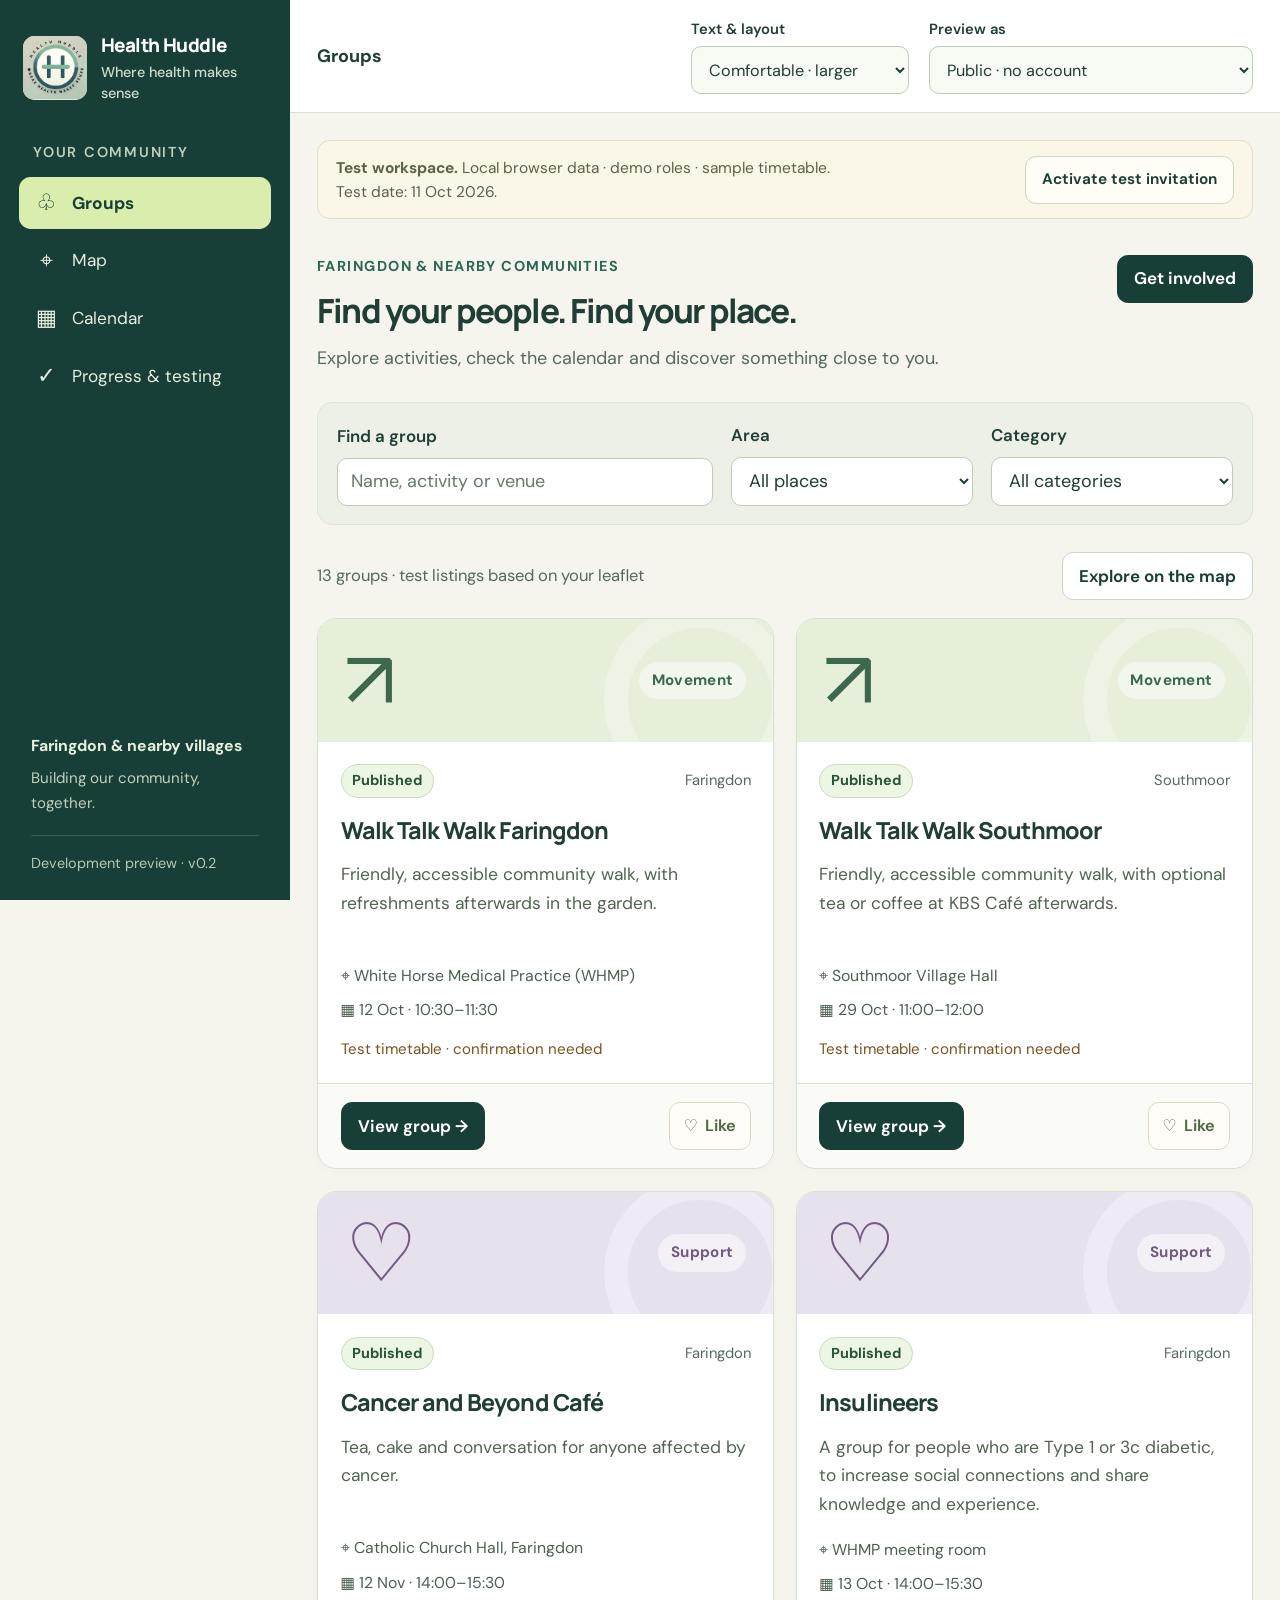
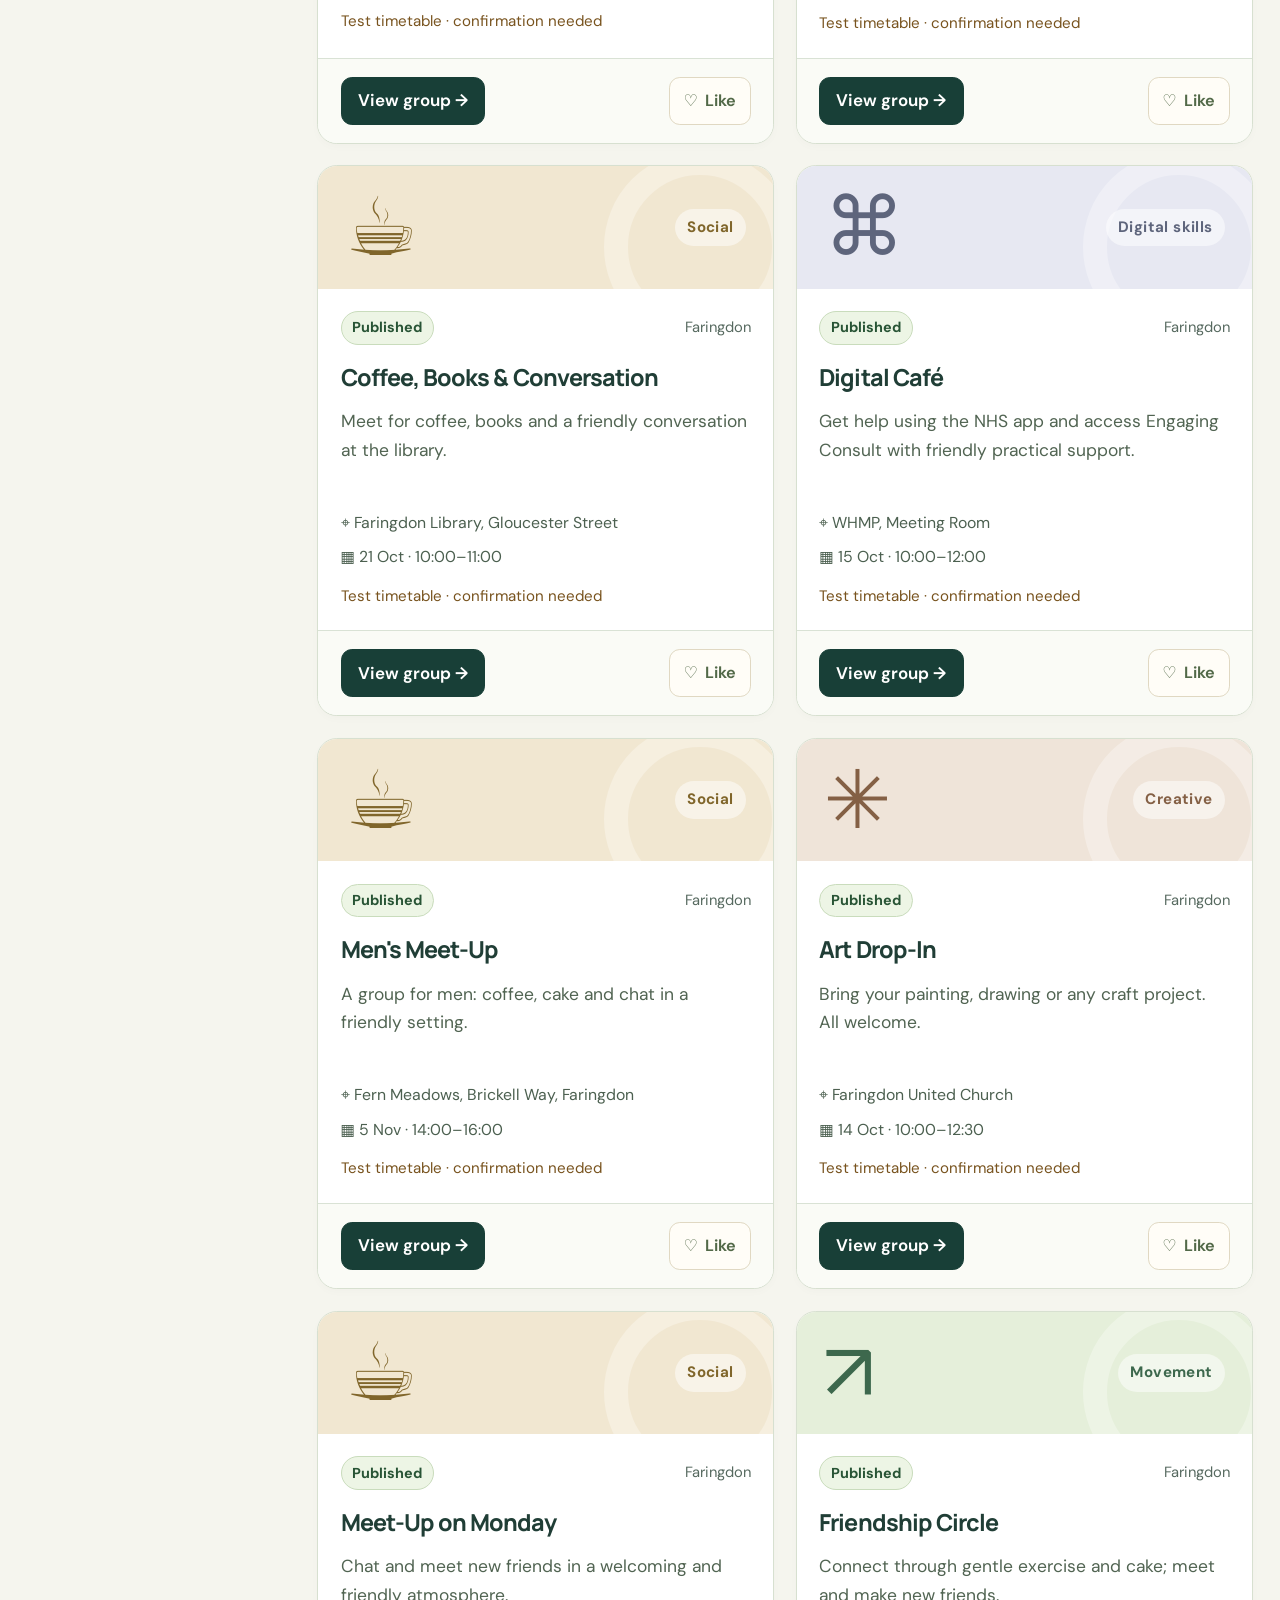
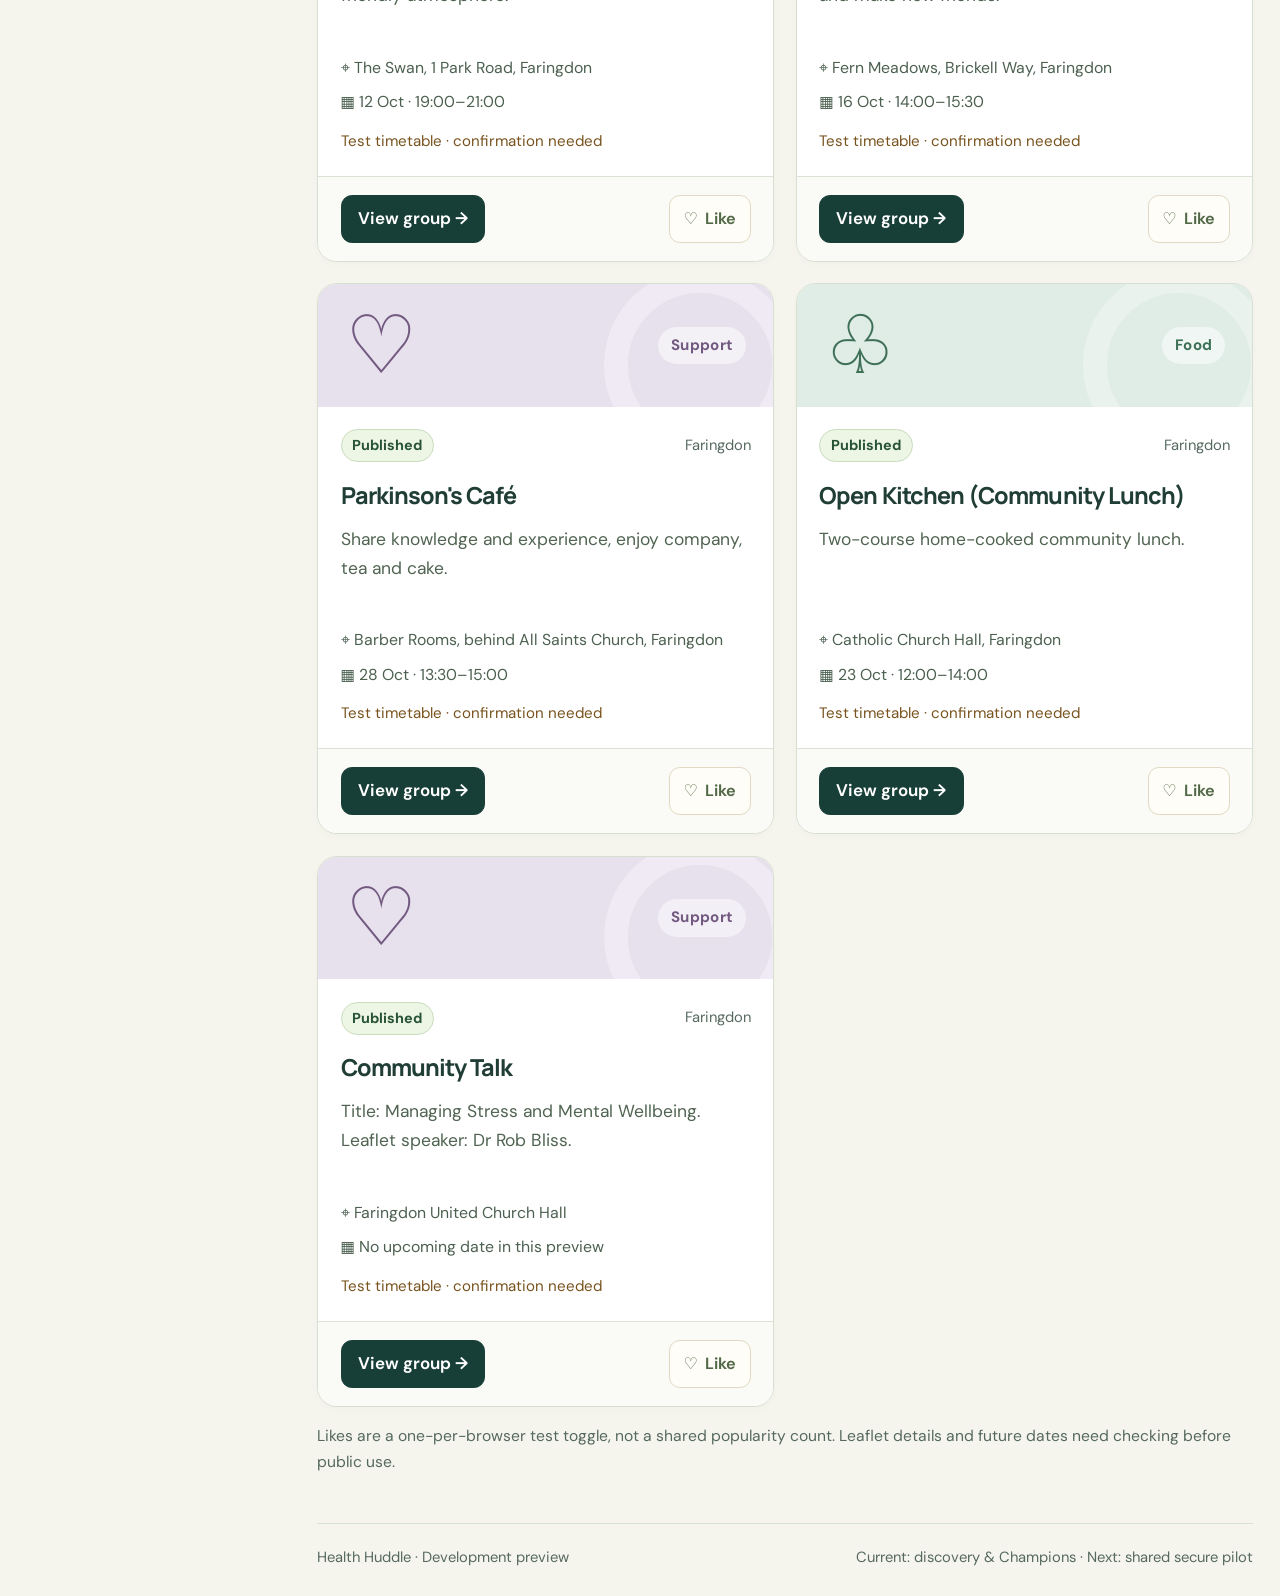
<file: site/index.html>
<!doctype html>
<html lang="en-GB">
<head>
  <meta charset="utf-8">
  <meta name="viewport" content="width=device-width, initial-scale=1">
  <meta name="theme-color" content="#183e3b">
  <meta name="description" content="Health Huddle development preview. Community groups, Champions and activities around Faringdon.">
  <meta name="robots" content="noindex, nofollow">
  <title>Health Huddle | Faringdon workspace</title>
  <link rel="icon" href="./assets/logo.jpg" type="image/jpeg">
  <link rel="stylesheet" href="./styles.css">
  <link rel="stylesheet" href="./map.css">
</head>
<body>
  <a class="skip" href="#main">Skip to content</a>
  <div id="app"></div>
  <dialog id="dialog" aria-labelledby="dialog-title"></dialog>
  <div id="toast" role="status" aria-live="polite"></div>
  <script type="module" src="./app.mjs"></script>
</body>
</html>
</file>
<file: site/styles.css>
@import url('https://fonts.googleapis.com/css2?family=DM+Sans:wght@400;500;550;600;650;700&family=Manrope:wght@500;600;650;700;750;800&display=swap');

:root{color-scheme:light;--ink:#203e36;--muted:#56695f;--green:#183f37;--green-mid:#2c6654;--lime:#d9edac;--paper:#f5f5ee;--white:#fff;--line:#d9e2d5;--soft:#edf3e5;--cream:#faf6e8;--red:#913e34;--font:'DM Sans',system-ui,sans-serif;--head:'Manrope',var(--font);--radius:1.1rem;--space:1.35rem;--control:48px;font-size:18px}
html[data-density=compact]{font-size:16px;--space:1rem;--control:44px;--radius:.8rem}
*{box-sizing:border-box}html{scroll-behavior:smooth}body{margin:0;background:var(--paper);color:var(--ink);font:1rem/1.6 var(--font);overflow-wrap:break-word}button,input,select,textarea{font:inherit;color:inherit}button,a,input,select,textarea{-webkit-tap-highlight-color:transparent}button,a{touch-action:manipulation}button{cursor:pointer}button:disabled{cursor:not-allowed;opacity:.55}a{color:var(--green-mid);text-underline-offset:.18em}a:hover{color:#0b3826}button:focus-visible,a:focus-visible,input:focus-visible,select:focus-visible,textarea:focus-visible{outline:3px solid #ad7115;outline-offset:3px}h1,h2,h3,p{margin:0}h1,h2,h3{font-family:var(--head);color:var(--ink);font-weight:750;line-height:1.3}h1{font-size:clamp(1.8rem,2.6vw,2.45rem);letter-spacing:-.055em}h2{font-size:1.35rem;letter-spacing:-.035em}h3{font-size:1.1rem;letter-spacing:-.015em}small{font-size:.84rem;line-height:1.55}strong{font-weight:700}img{max-width:100%}hr{border:0;border-top:1px solid var(--line);margin:1.6rem 0}.muted{color:var(--muted)}.hidden,[hidden]{display:none!important}.preserve{white-space:pre-wrap;overflow-wrap:anywhere}.sr-only{position:absolute;width:1px;height:1px;padding:0;margin:-1px;overflow:hidden;clip:rect(0,0,0,0);white-space:nowrap;border:0}.skip{position:fixed;left:1rem;top:-5rem;background:#fff;color:var(--green);padding:.8rem 1rem;border-radius:.5rem;z-index:1000}.skip:focus{top:1rem}

.shell{display:grid;grid-template-columns:290px minmax(0,1fr);min-height:100vh}.sidebar{position:sticky;top:0;align-self:start;display:flex;flex-direction:column;height:100dvh;overflow-y:auto;padding:1.8rem 1.05rem 1.2rem;background:var(--green);color:#f2f5e8}.brand{display:flex;align-items:center;gap:.75rem;margin:0 .25rem;color:#fff;text-decoration:none;font-family:var(--head);font-size:1.05rem;font-weight:800;line-height:1.4;letter-spacing:-.03em}.brand:hover{color:#fff}.brand img{width:64px;height:64px;flex:0 0 64px;object-fit:contain;border-radius:.65rem;background:#e3e9d9}.brand small{display:block;margin-top:.2rem;font-family:var(--font);font-size:.8rem;letter-spacing:0;line-height:1.4;font-weight:500;color:#ceddcd}.workspace-label{color:#bfd1bd;font-size:.8rem;letter-spacing:.12em;font-weight:600;margin:2.1rem .8rem .75rem}.sidebar nav{display:grid;gap:.32rem}.nav-item{display:flex;align-items:center;gap:.7rem;width:100%;min-height:52px;border:0;border-radius:.65rem;background:transparent;color:#e5efdf;padding:.68rem .8rem;font-size:.96rem;line-height:1.45;text-align:left}.nav-item:hover{background:#ffffff13}.nav-item.active{background:var(--lime);color:var(--green);font-weight:700}.nav-item .ico{font-size:1.25rem;min-width:1.45rem;text-align:center;line-height:1}.count{display:inline-grid;place-items:center;margin-left:auto;border-radius:.4rem;background:#ffffff22;min-width:1.7rem;padding:0 .3rem;font-size:.82rem}.active .count{background:#23453113}.sidebar-bottom{margin-top:auto;padding:2rem .7rem .2rem}.sidebar-bottom strong{display:block;font-size:.88rem;color:#eaf0df}.sidebar-bottom p{font-size:.84rem;margin:.45rem 0 1.1rem;color:#c0d1bd}.sidebar-bottom>span{display:block;font-size:.8rem;color:#b6cab3;border-top:1px solid #ffffff25;padding-top:.9rem}.workspace{min-width:0}.topbar{background:#fff;border-bottom:1px solid var(--line);padding:1.05rem 2rem;display:flex;align-items:center;justify-content:space-between;gap:1rem;flex-wrap:wrap;min-width:0}.top-title{font-size:1rem;font-weight:700}.top-tools{display:flex;gap:1.1rem;align-items:flex-end;flex-wrap:wrap;min-width:0;max-width:100%}.top-tools label{font-size:.82rem;gap:.25rem;max-width:100%}.top-tools select{font-size:.9rem;min-width:0;max-width:18rem;background:#f8faf4;padding-right:1.9rem}.menu-button{display:none!important}.overlay{display:none}main{max-width:1640px;padding:1.65rem 2rem 2rem;margin:0 auto;min-width:0;outline:none}footer{display:flex;justify-content:space-between;gap:1rem;flex-wrap:wrap;margin-top:2.7rem;padding-top:1.2rem;border-top:1px solid var(--line);font-size:.82rem;color:var(--muted)}

.btn{display:inline-flex;align-items:center;justify-content:center;gap:.45rem;min-height:var(--control);padding:.55rem .9rem;border:1px solid #cad7c4;border-radius:.6rem;background:#fff;color:var(--green);font-size:.94rem;font-weight:650;text-decoration:none;line-height:1.4;text-align:center;transition:background .14s,border-color .14s;white-space:normal;overflow-wrap:normal}.btn:hover{background:#edf3e5;border-color:#a8c29d}.btn.primary{background:var(--green);color:white;border-color:var(--green)}.btn.primary:hover{background:#2b5b48}.btn.danger{background:#fff5f1;border-color:#dbb5a9;color:var(--red)}.btn.danger:hover{background:#ffeae3}.btn.square{width:var(--control);padding:.4rem;font-size:1.35rem}.btn.active{background:var(--green);color:white;border-color:var(--green)}.actions{display:flex;align-items:center;gap:.55rem;flex-wrap:wrap}.page-head{display:flex;align-items:flex-end;justify-content:space-between;gap:1.5rem;margin:2rem 0 1.6rem}.page-head>div:first-child{max-width:50rem}.page-head p:not(.eyebrow){font-size:1rem;line-height:1.65;color:var(--muted);margin-top:.65rem;max-width:45rem}.page-head .actions{flex-shrink:0;max-width:100%}.eyebrow{font-size:.8rem;letter-spacing:.1em;font-weight:700;color:var(--green-mid);margin-bottom:.6rem}.demo-banner{padding:.8rem 1rem;border:1px solid #e1dcc6;border-radius:.7rem;background:var(--cream);display:flex;justify-content:space-between;align-items:center;gap:1rem;font-size:.86rem;color:#5c624a;line-height:1.55}.demo-banner .btn{font-size:.85rem;background:#fffdf5}.section-heading{display:flex;justify-content:space-between;align-items:center;gap:1rem;flex-wrap:wrap;margin:1.5rem 0 1rem}.section-heading p{color:var(--muted);font-size:.92rem}.hero{display:flex;align-items:center;justify-content:space-between;gap:2rem;background:#e4ecda;border:1px solid #d6e0c8;border-radius:var(--radius);padding:2rem 2.25rem;margin-bottom:2rem}.hero>div{max-width:39rem}.hero h2{font-size:clamp(1.55rem,2.2vw,2.2rem);letter-spacing:-.05em}.hero p:not(.eyebrow){margin-top:1rem;color:#4c644f;max-width:36rem;font-size:1rem}.hero img{width:170px;height:170px;object-fit:contain;flex:0 0 170px;border-radius:50%;mix-blend-mode:multiply}

label,.field{display:flex;flex-direction:column;gap:.42rem;font-size:.94rem;font-weight:600;min-width:0}label small{font-weight:400;color:var(--muted)}input:not([type=checkbox]):not([type=radio]),select,textarea{border:1px solid #bcccba;border-radius:.55rem;background:white;padding:.58rem .72rem;min-height:var(--control);min-width:0;max-width:100%;font-size:1rem;font-weight:400;line-height:1.4}select{padding-right:1.8rem}textarea{resize:vertical;min-height:7rem;width:100%;line-height:1.6}input::placeholder,textarea::placeholder{color:#687969;opacity:1}input:disabled,select:disabled,textarea:disabled{background:#f0f2ec;color:#6b7668;cursor:not-allowed}input[type=checkbox],input[type=radio]{accent-color:var(--green-mid);width:1.4rem;height:1.4rem;flex:0 0 1.4rem;margin:.1rem;cursor:pointer}.filters{display:flex;align-items:flex-end;gap:1rem;flex-wrap:wrap;background:#edf0e6;border:1px solid #dee5d4;padding:1.05rem;border-radius:.85rem;margin:1.35rem 0}.filters>label{flex:1 1 10rem;min-width:0;max-width:100%}.filters .search{flex:2 1 14rem}.filters label select,.filters label input{width:100%}.filters .check-label{flex:1 1 12rem;align-self:flex-end}.check-label{display:flex;flex-direction:row;align-items:center;gap:.6rem;min-height:var(--control);padding:.6rem .7rem;background:#f4f7ee;border:1px solid var(--line);border-radius:.6rem;line-height:1.45;font-size:.96rem;font-weight:500;cursor:pointer}.check-label:has(input:checked){background:#e4eed7;border-color:#739864}.check-grid{display:grid;grid-template-columns:repeat(2,minmax(0,1fr));gap:.65rem;margin:.65rem 0}.check-grid .check-label{height:100%}.form-grid{display:grid;grid-template-columns:repeat(2,minmax(0,1fr));gap:1.1rem}.form-grid .full{grid-column:1/-1}.form-grid input,.form-grid select,.form-grid textarea{width:100%}.form-grid input[type=checkbox]{width:1.4rem}.form-grid fieldset{min-width:0}fieldset{border:1px solid var(--line);padding:1.1rem;border-radius:.75rem;margin:.35rem 0}.form-grid fieldset fieldset{background:#f9faf6}legend{padding:0 .4rem;font-weight:700;font-size:1rem}form>label{margin:1rem 0}form>p{margin:.85rem 0}.hint,.footnote{font-size:.87rem;line-height:1.65;color:var(--muted);margin:.9rem 0}.form-error,.error{color:#8a352c;font-size:.94rem;line-height:1.6}.form-error:not(:empty),.error{padding:.85rem 1rem;background:#fff0eb;border:1px solid #e0b7a9;border-radius:.6rem;margin:1rem 0}.form-error:empty{margin:0}.notice{padding:1rem 1.1rem;background:#eef2e5;border-left:4px solid #73945e;border-radius:0 .6rem .6rem 0;font-size:.92rem;line-height:1.65;margin:1.2rem 0;color:#405b43}.notice strong{color:#294c32}

.group-grid{display:grid;grid-template-columns:repeat(3,minmax(0,1fr));gap:1.2rem}.group-card{display:flex;flex-direction:column;min-width:0;background:#fff;border:1px solid #d7e0d0;border-radius:var(--radius);overflow:hidden;box-shadow:0 3px 9px #203e3605}.group-card-main{padding:1.25rem;flex:1}.card-top{display:flex;align-items:center;justify-content:space-between;gap:.6rem;flex-wrap:wrap;margin-bottom:.9rem;font-size:.82rem}.group-card h2{font-size:1.3rem;letter-spacing:-.04em;line-height:1.4}.group-description{color:#516452;font-size:.97rem;line-height:1.65;margin:.75rem 0 1rem;min-height:4.7rem}.meta{font-size:.88rem;line-height:1.6;color:#4c6050;margin:.5rem 0}.check-note{display:block;color:#78531e;margin-top:.8rem;line-height:1.6}.card-footer{display:flex;align-items:center;justify-content:space-between;flex-wrap:wrap;gap:.65rem;border-top:1px solid var(--line);padding:1rem 1.25rem;background:#fafbf6}.like{border:1px solid #e0d8c2;min-height:var(--control);padding:.55rem .75rem;border-radius:.6rem;color:#526948;background:#fffdf7;display:inline-flex;gap:.4rem;align-items:center;font-weight:650;font-size:.9rem}.like.liked{color:#8b3a48;background:#fff0ef;border-color:#edc4c8}.like:hover{background:#f6edde}.group-art{display:flex;align-items:center;justify-content:space-between;position:relative;overflow:hidden;min-height:120px;padding:1.15rem 1.5rem;font-size:4.5rem;line-height:1;color:#3d684d;background:#e5efda}.group-art:after{content:'';position:absolute;right:-1.25rem;bottom:-3rem;width:8rem;height:8rem;border:1.35rem solid #ffffff4d;border-radius:50%;pointer-events:none}.group-art span{position:relative;z-index:1;font:700 .84rem/1.3 var(--font);letter-spacing:.025em;background:#ffffff80;border-radius:2rem;padding:.5rem .7rem}.cat-1{background:#e7e8f2;color:#5e657c}.cat-2{background:#efe4d9;color:#846045}.cat-3{background:#f1e7d1;color:#80662b}.cat-4{background:#e7e0ed;color:#725980}.cat-5{background:#e0ece6;color:#3e7057}.group-poster{width:100%;height:215px;object-fit:contain;background:#f0f3e9;border-bottom:1px solid var(--line)}.badge{display:inline-flex;align-items:center;justify-content:center;gap:.3rem;padding:.23rem .6rem;border-radius:2rem;font-size:.8rem;line-height:1.6;font-weight:700;background:#eef0e7;color:#4e6653;border:1px solid #dce3d4;text-transform:none}.badge.published,.badge.completed,.badge.approved,.badge.activated,.badge.resolved{color:#285435;background:#edf5e5;border-color:#c9dcbc}.badge.draft,.badge.pending,.badge.open{background:#fff4da;color:#80591c;border-color:#ead2a1}.badge.scheduled{background:#edf1fb;color:#3a5679;border-color:#d0dbee}.badge.cancelled,.badge.rejected{background:#fff0e9;color:#963f2e;border-color:#e9c4b7}.badge.paused{background:#f1eaf2;color:#76537a;border-color:#dcd0df}

.metrics{display:grid;grid-template-columns:repeat(4,minmax(0,1fr));gap:1rem;margin:1rem 0 1.5rem}.metric{padding:1.25rem 1.15rem;background:#fff;border:1px solid var(--line);border-radius:.85rem;min-width:0;position:relative;overflow:hidden}.metric:before{content:'';display:block;width:2rem;height:.3rem;border-radius:1rem;background:#b5ca95;margin-bottom:1rem}.metric:nth-child(2):before{background:#b2bad0}.metric:nth-child(3):before{background:#d4ba8b}.metric:nth-child(4):before{background:#d4aaa0}.metric>span{display:block;font-size:.87rem;font-weight:600;line-height:1.5;color:#526654}.metric>strong{display:block;font-family:var(--head);font-size:2.1rem;line-height:1.25;font-weight:750;letter-spacing:-.05em;margin-top:.65rem}.mini-metrics{display:flex;flex-wrap:wrap;gap:1rem;margin:1.2rem 0}.mini-metrics>div,.mini-metrics>span{flex:1 1 10rem;border:1px solid var(--line);border-radius:.7rem;padding:.85rem 1rem;background:#f4f7ee}.mini-metrics strong{font-size:1.5rem;margin-right:.4rem}.panel{background:white;border:1px solid var(--line);border-radius:var(--radius);min-width:0;overflow:hidden}.padded{padding:var(--space)}.padded>p{margin:.8rem 0;color:var(--muted);line-height:1.65}.padded>h3{margin-top:1rem}.padded>.actions{margin-top:1rem}.padded>label{margin:1rem 0}.panel-heading{padding:1.15rem var(--space);border-bottom:1px solid var(--line);display:flex;align-items:center;justify-content:space-between;gap:1rem;flex-wrap:wrap}.two-column{display:grid;grid-template-columns:minmax(0,1.5fr) minmax(0,1fr);gap:1.2rem;margin:1.5rem 0;align-items:start}.two-column>.panel{height:100%}.session-row{display:flex;align-items:center;gap:1rem;padding:1.1rem var(--space);border-bottom:1px solid var(--line);min-width:0}.session-row:last-child{border-bottom:0}.date-tile{flex:0 0 3.1rem;width:3.1rem;padding:.35rem .2rem .4rem;text-align:center;border:1px solid #d5dec9;border-radius:.65rem;color:#4e683f;background:#f2f6e9}.date-tile span{font-size:.8rem;text-transform:uppercase;font-weight:700;display:block}.date-tile strong{font-family:var(--head);font-size:1.4rem;line-height:1.3;display:block}.session-info{min-width:0;flex:1}.session-info h3{font-size:1rem;line-height:1.45}.session-info p{font-size:.88rem;color:var(--muted);margin:.25rem 0}.session-info small{display:block;color:#546c4b;font-size:.82rem;margin-top:.3rem}.session-row>.badge{flex-shrink:0}.session-row>.btn{font-size:.85rem;padding:.55rem .7rem}.empty{padding:2.1rem 1.5rem;text-align:center;background:#fcfdf8}.empty h2{font-size:1.3rem}.empty p{max-width:35rem;color:var(--muted);margin:.8rem auto;font-size:.96rem}.empty .btn{margin-top:.65rem}.people-grid,.progress-grid{display:grid;grid-template-columns:repeat(3,minmax(0,1fr));gap:1.1rem;margin:1.4rem 0}.people-grid h2,.progress-grid h2{font-size:1.2rem;line-height:1.4;margin-top:1rem}.people-grid .padded>small{display:block;overflow-wrap:anywhere;color:var(--muted)}.avatar{width:3.1rem;height:3.1rem;background:#e4edda;color:#496545;display:grid;place-items:center;border-radius:50%;font-size:1rem;font-weight:700}.inbox-item{padding:1.4rem;border-bottom:1px solid var(--line)}.inbox-item:last-child{border:0}.inbox-item .section-heading{margin:0 0 .75rem}.inbox-item h2{font-size:1.2rem}.inbox-item p{margin:.75rem 0;overflow-wrap:anywhere}.inbox-item>.actions{margin-top:1.1rem}.listing-row{padding:1.2rem;display:flex;align-items:flex-start;gap:1rem;border-bottom:1px solid var(--line)}.listing-row:last-child{border:0}.listing-row>div{min-width:0}.listing-row .badge{min-width:4.5rem}.listing-row h3{font-size:1.1rem}.listing-row p{margin:.5rem 0;color:var(--muted)}.listing-row small{color:#57674c;display:block}

.tabs,.segmented{display:flex;gap:.3rem;flex-wrap:wrap;background:#e7ecdf;border-radius:.7rem;padding:.3rem;width:fit-content;max-width:100%}.tabs{margin:1rem 0}.tabs .btn,.segmented .btn{border-color:transparent;background:transparent;box-shadow:none}.tabs .btn.active,.segmented .btn.active{background:#fff;color:var(--green);border-color:#cbdac2;box-shadow:0 1px 3px #1b3e2310}.calendar-scroll{max-width:100%;overflow-x:auto;border:1px solid var(--line);border-radius:.9rem;background:#fff;overscroll-behavior-x:contain}.calendar{display:grid;grid-template-columns:repeat(7,minmax(0,1fr));min-width:740px}.weekday{padding:.75rem .5rem;background:#edf2e5;border-right:1px solid var(--line);font-size:.86rem;font-weight:700;text-align:center;color:#506344}.weekday:nth-child(7){border-right:0}.cal-day{border-top:1px solid var(--line);border-right:1px solid var(--line);padding:.5rem;min-height:9rem;min-width:0;background:#fff}.cal-day:nth-child(7n){border-right:0}.cal-day.blank{background:#f7f8f1}.cal-day.today{background:#fafce9}.cal-number{display:inline-grid;place-items:center;min-width:1.7rem;height:1.7rem;border-radius:50%;font-size:.86rem;font-weight:700;margin-bottom:.5rem}.today .cal-number{background:var(--green);color:#fff}.cal-event{display:block;width:100%;min-height:var(--control);padding:.45rem .4rem;margin:.35rem 0;border:0;border-left:3px solid #86a75f;border-radius:.25rem;background:#edf4e3;color:#34512c;font-size:.81rem;line-height:1.5;text-align:left;overflow-wrap:anywhere}.cal-event:hover{background:#e0eccf}.cal-event strong{display:block;font-size:.83rem}.cal-event.cancelled{border-color:#bb7c61;background:#fcf0e9;color:#8f432d}.cal-event.completed{border-color:#5c8c89;background:#e9f2ee;color:#325e50}.table-wrap{max-width:100%;width:100%;overflow-x:auto;border:1px solid var(--line);border-radius:.8rem;background:#fff;overscroll-behavior-x:contain}table{width:100%;border-collapse:collapse;text-align:left;min-width:660px}th{font-size:.87rem;padding:1rem;background:#edf2e5;border-bottom:1px solid var(--line);white-space:nowrap;font-weight:700}td{padding:1.1rem 1rem;border-bottom:1px solid var(--line);font-size:.94rem;vertical-align:middle}tbody tr:last-child td{border:0}td:first-child{min-width:12rem}td small{display:block;color:var(--muted);margin-top:.35rem}td .btn{margin:.35rem 0 .35rem .35rem;font-size:.85rem}

dialog{width:min(880px,calc(100% - 2rem));max-width:100%;max-height:90dvh;padding:0;border:1px solid #bacbb2;border-radius:1.1rem;color:var(--ink);background:#fff;box-shadow:0 18px 80px #163b3238;overflow-y:auto;overscroll-behavior:contain}dialog::backdrop{background:#0f2929a1;backdrop-filter:blur(3px)}.dialog-header{display:flex;align-items:flex-start;justify-content:space-between;gap:1rem;padding:1.5rem 1.6rem;background:#f0f5e8;border-bottom:1px solid var(--line)}.dialog-header h2{font-size:1.6rem;letter-spacing:-.05em;line-height:1.3}.dialog-header p:not(.eyebrow){color:var(--muted);font-size:.94rem;margin-top:.55rem}.close-button{display:grid;place-items:center;width:48px;min-height:48px;flex:0 0 48px;border:1px solid #c9d6c0;border-radius:50%;background:#fff;color:var(--green);font-size:1.7rem;line-height:1}.close-button:hover{background:#dfeace}.dialog-body{padding:1.5rem 1.6rem}.dialog-body>p{margin:.9rem 0}.dialog-body>h3{margin:1.35rem 0 .7rem}.dialog-body>.actions{margin:1.2rem 0}.dialog-body .section-heading:first-child{margin-top:0}.dialog-body form>label{margin:1rem 0}.dialog-actions{display:flex;justify-content:flex-end;align-items:center;gap:.65rem;flex-wrap:wrap;border-top:1px solid var(--line);margin-top:1.6rem;padding-top:1.15rem}.detail-grid{display:grid;grid-template-columns:repeat(2,minmax(0,1fr));gap:1rem;margin:1.3rem 0}.detail-grid>div{background:#f6f8f0;border:1px solid #e2e8d9;padding:1rem;border-radius:.7rem;min-width:0}.detail-grid strong{color:#375c3a}.detail-grid p{color:var(--muted);margin:.5rem 0;font-size:.95rem;overflow-wrap:anywhere}.detail-grid a{font-size:.9rem;font-weight:600}.detail-poster{display:block;max-width:100%;width:auto;max-height:350px;object-fit:contain;margin:0 auto 1.5rem;border-radius:.6rem;background:#f2f4ec}.poster-preview{max-height:220px;width:auto;object-fit:contain;border:1px solid var(--line);border-radius:.6rem;margin:.9rem 0}.voice-box{margin:1.2rem 0;padding:1.15rem;border-radius:.8rem;border:1px solid #d3d8e7;background:#f3f4fa}.voice-box h3{font-size:1.1rem;color:#3f5271}.voice-box p{margin:.7rem 0;line-height:1.65;color:#57637b}.voice-box .actions{margin:.9rem 0}.voice-box label{margin-top:1rem}.voice-box audio{max-width:100%;width:100%;margin:.8rem 0}.note-card{margin:1rem 0;padding:1.1rem;border:1px solid var(--line);border-radius:.7rem;background:#fafcf7}.note-card header,.note-card .note-header{display:flex;justify-content:space-between;align-items:baseline;gap:.75rem;flex-wrap:wrap}.note-card p{margin:.6rem 0;white-space:pre-wrap;overflow-wrap:anywhere}.note-card small{color:var(--muted)}.note-card audio{width:100%;max-width:100%;margin:.8rem 0}.transcript{background:#f0f3e8;padding:.9rem 1rem;border-left:3px solid #9caf83;border-radius:0 .5rem .5rem 0;white-space:pre-wrap;line-height:1.65;margin:.9rem 0;font-size:.95rem}audio{max-width:100%}.test-steps{display:grid;gap:1rem;margin:1rem 0 1.7rem}.test-step{display:grid;grid-template-columns:2.5rem minmax(0,1fr) 48px;align-items:start;gap:1rem;padding:1.25rem;background:#fff;border:1px solid var(--line);border-radius:.9rem}.step-number{display:grid;place-items:center;width:2.5rem;height:2.5rem;border-radius:50%;background:#e5efd7;color:#365732;font-size:1.2rem;font-weight:700}.test-step h3{font-size:1.05rem;line-height:1.5}.test-step p{font-size:.95rem;line-height:1.7;margin:.55rem 0;color:var(--muted)}.test-step p.expected{padding:.7rem .85rem;background:#f2f6eb;border-radius:.5rem;color:#4c6541}.test-step>input[type=checkbox]{width:48px;height:48px;margin:0;flex:none}#toast{position:fixed;bottom:1.3rem;left:50%;transform:translate(-50%,1rem);z-index:1000;max-width:min(650px,calc(100vw - 2rem));width:max-content;background:#173f33;color:#fff;border:1px solid #caddb2;border-radius:.8rem;padding:.85rem 1.2rem;font-size:.96rem;line-height:1.6;box-shadow:0 5px 30px #193b312a;opacity:0;pointer-events:none;transition:opacity .18s,transform .18s}#toast.show{opacity:1;transform:translate(-50%,0)}

.hero img{border-radius:.65rem}
html[data-density=compact] .sidebar{padding-top:1.4rem}html[data-density=compact] .workspace-label{margin-top:1.6rem}html[data-density=compact] .nav-item{min-height:46px;padding:.55rem .8rem}html[data-density=compact] main{padding:1.3rem 1.65rem 1.5rem}html[data-density=compact] .group-card-main{padding:1.1rem}html[data-density=compact] .group-art{min-height:100px}html[data-density=compact] .hero{padding:1.65rem 2rem}html[data-density=compact] .hero img{width:145px;height:145px;flex-basis:145px}html[data-density=compact] .page-head{margin-top:1.6rem}html[data-density=compact] .session-row{padding:.9rem var(--space)}html[data-density=compact] .metric{padding:1rem}html[data-density=compact] .test-step{padding:1.1rem}

@media(max-width:1500px){.group-grid{grid-template-columns:repeat(2,minmax(0,1fr))}.two-column{grid-template-columns:minmax(0,1.3fr) minmax(0,1fr)}.people-grid,.progress-grid{grid-template-columns:repeat(2,minmax(0,1fr))}.progress-grid>section:last-child{grid-column:1/-1}.topbar{padding:1rem 1.5rem}main{padding:1.5rem}.page-head{align-items:flex-start;flex-wrap:wrap}.metrics{gap:.7rem}.metric{padding:1.1rem .85rem}.session-row{gap:.75rem;flex-wrap:wrap}.session-row>.badge{margin-left:4rem}.session-info{flex:1 1 calc(100% - 4rem)}.session-row>.btn{margin-left:auto}}
@media(max-width:1150px){.shell{grid-template-columns:255px minmax(0,1fr)}.sidebar{padding:1.4rem .8rem}.brand{flex-direction:column;align-items:flex-start;margin:0 .5rem;gap:.65rem}.brand img{width:74px;height:74px;flex-basis:74px}.brand>span{font-size:1.1rem}.workspace-label{margin-top:1.65rem}.nav-item{font-size:.92rem;padding:.6rem .65rem}.top-title{display:none}.top-tools{width:100%;justify-content:space-between;gap:.7rem}.top-tools label{flex:1 1 12rem}.top-tools select{width:100%;max-width:100%}.topbar{padding:1rem 1.3rem}main,html[data-density=compact] main{padding:1.3rem}.hero{padding:1.5rem;gap:1.2rem}.hero img{width:115px;height:115px;flex-basis:115px}.hero h2{font-size:1.65rem}.metrics{grid-template-columns:repeat(2,minmax(0,1fr))}.metric{padding:1.15rem}.two-column{grid-template-columns:1fr}.two-column>.panel{height:auto}.demo-banner{align-items:flex-start;flex-direction:column}.group-card-main{padding:1.1rem}.group-description{min-height:0}.card-footer{padding:.85rem 1.1rem}.card-footer>.btn{flex:1}.session-info{flex:1 1 200px}.session-row>.badge{margin-left:0}.session-row>.btn{margin-left:0}.people-grid{grid-template-columns:repeat(2,minmax(0,1fr))}}
@media(max-width:850px){.shell{display:block}.sidebar{position:fixed;top:0;left:0;bottom:0;z-index:201;width:min(310px,85vw);transform:translateX(-100%);transition:transform .18s;box-shadow:0 0 30px #0f2e2525;height:100dvh;padding:1.65rem 1.05rem}.sidebar.open{transform:translateX(0)}.brand{flex-direction:row;align-items:center}.brand img{width:64px;height:64px;flex-basis:64px}.brand>span{font-size:1.03rem}.workspace-label{margin-top:1.8rem}.nav-item{font-size:1rem;min-height:52px}.overlay{display:block;position:fixed;inset:0;background:#12342c88;border:0;z-index:200;cursor:pointer}.menu-button{display:inline-flex!important;min-height:48px;flex-shrink:0}.top-title{display:block;margin-left:auto}.topbar{padding:.85rem 1rem;gap:.8rem}.top-tools{flex-basis:100%;width:100%;gap:.8rem}.top-tools label{flex:1 1 calc(50% - .8rem);min-width:0;font-size:.8rem}.top-tools select{font-size:.9rem;max-width:100%}.topbar select{overflow:hidden;text-overflow:ellipsis}main,html[data-density=compact] main{padding:1rem 1.15rem 1.5rem}.page-head{margin:1.65rem 0 1.3rem;gap:1rem}.page-head h1{font-size:1.9rem;line-height:1.25}.page-head p:not(.eyebrow){font-size:.97rem}.page-head .actions{flex-shrink:1}.hero{margin-top:1.35rem}.group-grid{gap:1rem}.group-art{min-height:110px}.card-footer{align-items:stretch}.card-footer .btn{font-size:.88rem}.like{font-size:.88rem}.filters{gap:.75rem;padding:.85rem}.filters>label{flex:1 1 11rem}.filters .search{flex-basis:100%}.filters .check-label{flex-basis:100%}.progress-grid{grid-template-columns:1fr}.progress-grid>section:last-child{grid-column:auto}.people-grid{gap:.85rem}.group-description{font-size:.95rem}.dialog-header,.dialog-body{padding:1.25rem}.dialog-header h2{font-size:1.45rem}.detail-grid{gap:.85rem}.session-row{gap:.75rem}.session-info{flex:1 1 calc(100% - 4rem)}.session-row>.badge{margin-left:4rem}.session-row>.btn{margin-left:auto}.dialog-body .session-row{padding:1rem}.dialog-body .session-row>.badge{margin-left:0}.test-step{padding:1rem;grid-template-columns:2.1rem minmax(0,1fr) 48px;gap:.8rem}.step-number{width:2.1rem;height:2.1rem;font-size:1.05rem}footer{margin-top:2rem}.eyebrow{font-size:.8rem;letter-spacing:.065em}}
@media(max-width:560px){h1{font-size:1.75rem}h2{font-size:1.25rem}body{font-size:1rem}.top-tools{gap:.7rem}.top-tools label{flex-basis:100%;width:100%;font-size:.82rem}.top-tools select{width:100%;font-size:1rem}.top-title{font-size:.95rem}.topbar{padding:.8rem .95rem}main,html[data-density=compact] main{padding:.95rem .9rem 1.4rem}.demo-banner{padding:.85rem;font-size:.85rem;gap:.8rem}.demo-banner>.actions,.demo-banner .btn{width:100%}.demo-banner .btn{font-size:.87rem}.page-head{margin-top:1.5rem}.page-head h1{font-size:1.85rem}.page-head>.actions{width:100%}.page-head>.actions>.btn{width:100%}.hero{padding:1.3rem;display:block}.hero h2{font-size:1.6rem}.hero img{display:block;width:95px;height:95px;margin:1.2rem 0 0}.hero p:not(.eyebrow){font-size:.95rem}.group-grid,.people-grid{grid-template-columns:1fr}.group-card h2{font-size:1.3rem}.group-art{min-height:105px;padding:1rem 1.3rem}.group-card-main{padding:1.2rem}.group-poster{height:240px}.card-footer{padding:1rem 1.2rem}.group-description{font-size:1rem}.metrics{gap:.65rem}.metric{padding:1rem .8rem}.metric>span{font-size:.83rem}.metric>strong{font-size:1.9rem}.metric:before{margin-bottom:.8rem}.section-heading{gap:.85rem;margin:1.25rem 0 .9rem}.section-heading h2{font-size:1.2rem}.section-heading>.actions{gap:.6rem}.filters>label,.filters .search{flex-basis:100%}.filters .check-label{flex-basis:100%}.two-column{gap:1rem}.panel-heading{padding:1rem;gap:.8rem}.panel-heading h2{font-size:1.2rem}.session-row{padding:1rem;gap:.65rem}.session-info h3{font-size:1rem}.session-info{flex-basis:calc(100% - 4rem)}.session-row>.badge{margin-left:3.75rem}.session-row .btn{font-size:.9rem}.padded{padding:1.15rem}.tabs,.segmented{width:100%}.tabs .btn,.segmented .btn{flex:1}.tabs .btn{font-size:.86rem}.listing-row{padding:1rem;flex-direction:column;gap:.65rem}.listing-row p{font-size:.94rem}.inbox-item{padding:1rem}.inbox-item h2{font-size:1.15rem}.inbox-item>.actions>.btn{flex:1}.form-grid,.detail-grid,.check-grid{grid-template-columns:1fr}.form-grid .full{grid-column:auto}.check-grid{gap:.65rem}.form-grid{gap:1rem}fieldset{padding:.9rem}.dialog-header,.dialog-body{padding:1.05rem}.dialog-header h2{font-size:1.35rem}.dialog-header .eyebrow{font-size:.8rem}.dialog-header p:not(.eyebrow){font-size:.9rem}.dialog-header{gap:.7rem}.dialog-actions>.btn{flex:1;min-width:7rem}.detail-grid{margin:1.1rem 0}.detail-grid>div{padding:.9rem}.detail-poster{max-height:300px}.test-step{grid-template-columns:2.2rem minmax(0,1fr);gap:.65rem;padding:1rem}.test-step>input[type=checkbox]{grid-column:2;justify-self:end}.test-step p{font-size:.95rem}.test-step h3{font-size:1.03rem}.test-step p.expected{padding:.65rem}.test-step .step-number{width:2.2rem;height:2.2rem}.voice-box{padding:.9rem}.voice-box .btn{flex:1}.dialog-body>.actions .btn{flex:1}.mini-metrics{gap:.65rem}.mini-metrics>div,.mini-metrics>span{flex-basis:100%}dialog{width:calc(100% - 1rem);max-height:90dvh;border-radius:.85rem}footer{font-size:.82rem;gap:.75rem}#toast{bottom:.8rem;max-width:calc(100vw - 1.4rem);font-size:.9rem;padding:.8rem 1rem}}
@media(max-width:850px){.sidebar{visibility:hidden}.sidebar.open{visibility:visible}}
@media(prefers-reduced-motion:reduce){html{scroll-behavior:auto}*,*:before,*:after{animation:none!important;transition:none!important;scroll-behavior:auto!important}}
@media print{:root{font-size:12px}.sidebar,.topbar,.demo-banner,footer,.actions,.filters,.btn,.like,.tabs,.segmented,#toast,.skip,.overlay{display:none!important}.shell{display:block}body{background:white;color:#000}main{max-width:none;padding:0}.page-head{margin:0 0 1rem}.metrics{grid-template-columns:repeat(4,1fr)}.metric,.panel,.group-card{box-shadow:none;break-inside:avoid}.table-wrap{overflow:visible;border:0}table{min-width:0}th,td{padding:.6rem}.calendar-scroll{overflow:visible}.calendar{min-width:0}.hero img{width:90px;height:90px;flex-basis:90px}.map-preview iframe{display:none}.map-layout{display:block}.map-results{max-height:none;overflow:visible}.map-result{break-inside:avoid}.group-grid{grid-template-columns:repeat(2,minmax(0,1fr))}dialog{position:static;max-height:none;width:100%;box-shadow:none}}
</file>
<file: site/map.css>
.map-discovery{font-size:1rem;line-height:1.6}.map-discovery .btn{font-size:1rem;min-height:48px;white-space:normal}.map-discovery .field{font-size:1rem}.map-discovery .field input,.map-discovery .field select{min-height:48px;font-size:1rem;width:100%;min-width:0}.map-search-form{display:grid;grid-template-columns:minmax(180px,1fr) minmax(180px,1fr) auto auto;align-items:end;gap:14px;padding:22px}.map-search-form .field{min-width:0}.map-filter-row{display:grid;grid-template-columns:repeat(3,minmax(0,1fr));gap:18px;margin:20px 0}.map-origin,.map-unresolved{padding:18px 20px;border-radius:12px;background:#e8efdf;display:flex;justify-content:space-between;gap:18px;align-items:center;margin:18px 0}.map-origin p,.map-unresolved p{font-size:.95rem;margin-top:5px;line-height:1.6}.map-unresolved{background:#fff4df;border:1px solid #e6d3af}.map-helper,.map-footnote{color:#52645b;font-size:.95rem;margin:18px 0;line-height:1.65}.map-result-heading{margin:26px 0 16px}.map-result-heading h2{font-size:1.3rem}.map-result-heading p{margin-top:6px;color:var(--muted)}.map-layout{display:grid;grid-template-columns:minmax(290px,.85fr) minmax(0,1.25fr);gap:20px;align-items:start}.map-results{display:grid;gap:12px;max-height:850px;overflow:auto;padding:3px}.map-result{padding:20px;border:1px solid var(--line);border-radius:13px;background:#fff}.map-result.selected{border:2px solid var(--green-mid);padding:19px;background:#f2f7ed}.map-category{display:block;color:#476750;font-weight:700;font-size:.82rem;letter-spacing:.03em;margin-bottom:7px}.map-result h3{font-size:1.2rem;line-height:1.4}.map-result p{color:var(--muted);margin:9px 0;overflow-wrap:anywhere}.map-result .actions{margin-top:16px;gap:8px}.map-distance{font-weight:650;color:#365a49!important;font-size:.9rem}.map-preview{position:sticky;top:20px;min-width:0}.map-preview-head,.map-preview-footer{padding:22px}.map-preview-head h2{font-size:1.4rem;line-height:1.4}.map-preview-head p{margin-top:8px;color:var(--muted)}.map-preview iframe{display:block;width:100%;height:430px;border:0;background:#e5ebdd}.map-preview-footer p{font-size:.9rem;color:var(--muted);margin-top:16px;line-height:1.6}.map-empty{padding:28px;background:#fff;border:1px solid var(--line);border-radius:13px}.map-empty p{margin:12px 0;color:var(--muted)}.map-footnote{border-top:1px solid var(--line);padding-top:18px}
@media(max-width:1250px){.map-search-form{grid-template-columns:1fr 1fr}.map-layout{grid-template-columns:minmax(230px,.8fr) minmax(0,1fr)}.map-preview-head,.map-preview-footer{padding:18px}.map-result{padding:16px}.map-result.selected{padding:15px}}
@media(max-width:850px){.map-layout{display:flex;flex-direction:column-reverse}.map-preview{position:static;width:100%}.map-results{width:100%;max-height:none;overflow:visible}.map-preview iframe{height:320px}.map-origin,.map-unresolved{align-items:flex-start;flex-direction:column}.map-filter-row{grid-template-columns:1fr}.map-result .actions .btn{flex:1}.map-search-form{padding:18px;gap:12px}.map-result-heading{margin-top:22px}}
@media(max-width:480px){.map-search-form{grid-template-columns:1fr}.map-search-form .btn{width:100%}.map-preview-head h2{font-size:1.25rem}.map-preview iframe{height:280px;min-height:200px}.map-preview-footer .btn{width:100%}.map-category{font-size:.8rem}.map-result .actions{align-items:stretch}.map-origin,.map-unresolved{padding:16px}}
</file>
